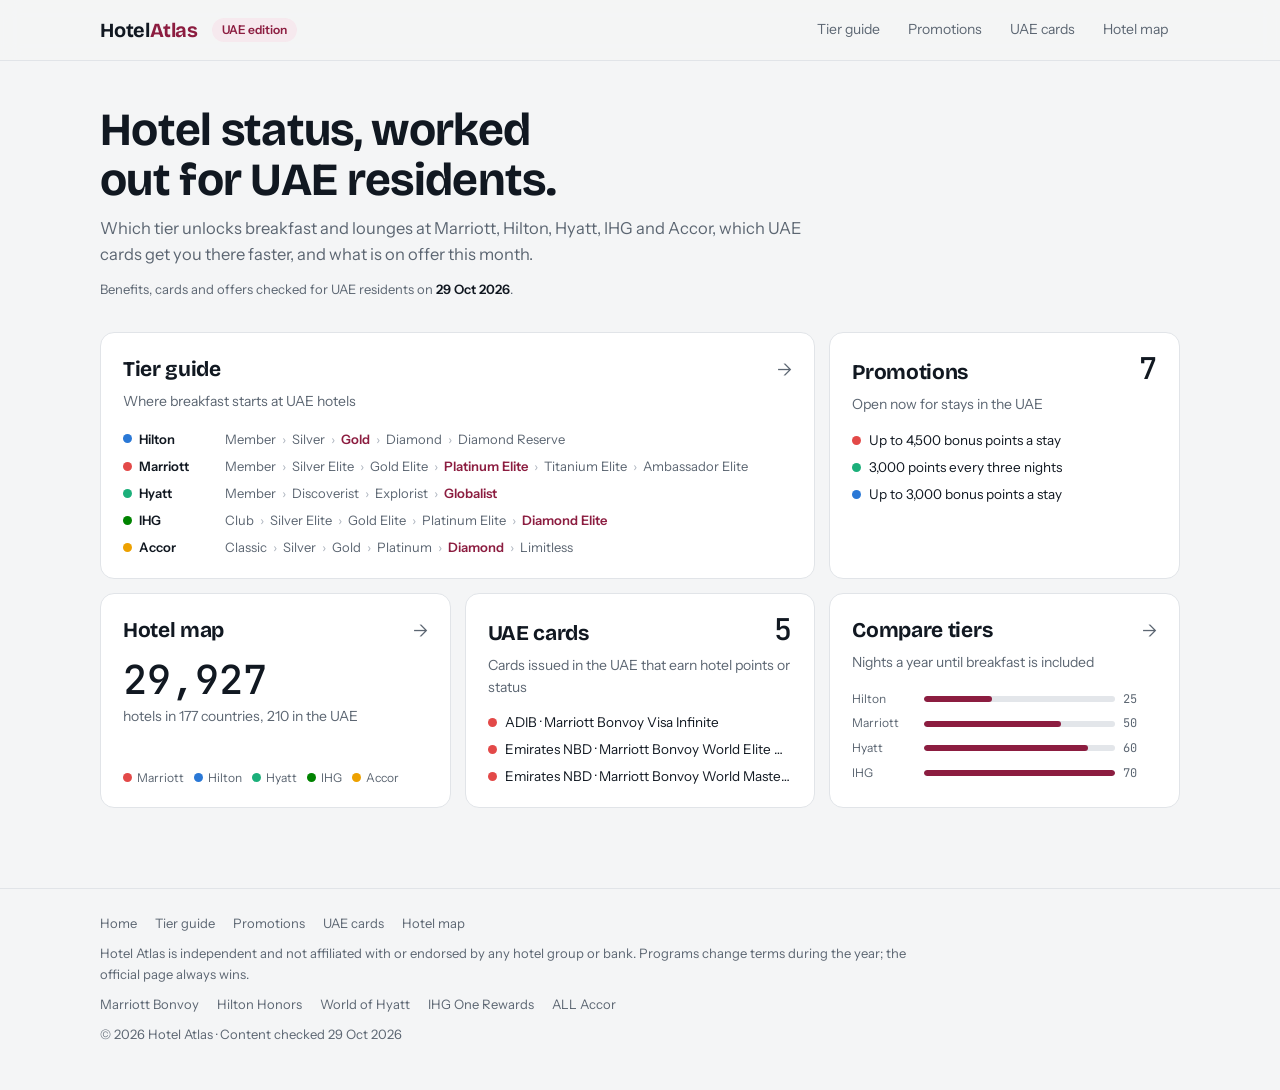
<file: index.html>
<!doctype html>
<html lang="en">
<head>
<meta charset="utf-8">
<meta name="viewport" content="width=device-width,initial-scale=1,viewport-fit=cover">
<title>Hotel Atlas · UAE edition</title>
<meta name="description" content="Hotel elite status for UAE residents: tier guides for Marriott, Hilton, Hyatt, IHG and Accor, UAE hotel credit cards, current promotions and a map of 31,000 chain hotels.">
<meta property="og:title" content="Hotel Atlas · UAE edition">
<meta property="og:description" content="Hotel elite status, worked out for UAE residents.">
<meta name="color-scheme" content="light dark">
<link rel="preconnect" href="https://fonts.googleapis.com">
<link rel="preconnect" href="https://fonts.gstatic.com" crossorigin>
<link rel="stylesheet" href="https://fonts.googleapis.com/css2?family=Bricolage+Grotesque:opsz,wght@12..96,600;12..96,700&family=Instrument+Sans:wght@400;500;600&family=JetBrains+Mono:wght@500&display=swap">
<link rel="stylesheet" href="/styles.css">
</head>
<body>
<header id="siteHeader"></header>

<main>
  <section class="intro wrap">
    <h1>Hotel status, worked out for UAE residents.</h1>
    <p class="lede">Which tier unlocks breakfast and lounges at Marriott, Hilton, Hyatt, IHG and Accor, which UAE cards get you there faster, and what is on offer this month.</p>
    <p class="checked" id="checkedLine">Checked against official sources</p>
  </section>

  <section class="hub wrap" aria-label="Overview">
    <a class="tile tile-tiers" href="/tiers/">
      <div class="tile-head"><h2>Tier guide</h2><span class="go" aria-hidden="true">→</span></div>
      <p class="tile-sub">Where breakfast starts at UAE hotels</p>
      <ol class="ladders" id="hubLadders"></ol>
    </a>
    <a class="tile tile-promos" href="/promotions/">
      <div class="tile-head"><h2>Promotions</h2><span class="big num" id="hubPromoCount">–</span></div>
      <p class="tile-sub">Open now for stays in the UAE</p>
      <ul class="mini-list" id="hubPromos"></ul>
    </a>
    <a class="tile tile-map" href="/map/">
      <div class="tile-head"><h2>Hotel map</h2><span class="go" aria-hidden="true">→</span></div>
      <p class="big num" id="hubHotelCount">–</p>
      <p class="tile-sub" id="hubHotelSub">chain hotels worldwide</p>
      <div class="chain-dots" id="hubChainDots"></div>
    </a>
    <a class="tile tile-cards" href="/cards/">
      <div class="tile-head"><h2>UAE cards</h2><span class="big num" id="hubCardCount">–</span></div>
      <p class="tile-sub">Cards issued in the UAE that earn hotel points or status</p>
      <ul class="mini-list" id="hubCards"></ul>
    </a>
    <a class="tile tile-compare" href="/tiers/#compare">
      <div class="tile-head"><h2>Compare tiers</h2><span class="go" aria-hidden="true">→</span></div>
      <p class="tile-sub">Nights a year until breakfast is included</p>
      <div class="compare-bars" id="hubBars" aria-hidden="true"></div>
    </a>
  </section>
</main>

<footer id="siteFooter"></footer>
<script type="module" src="/js/home.js"></script>
</body>
</html>
</file>
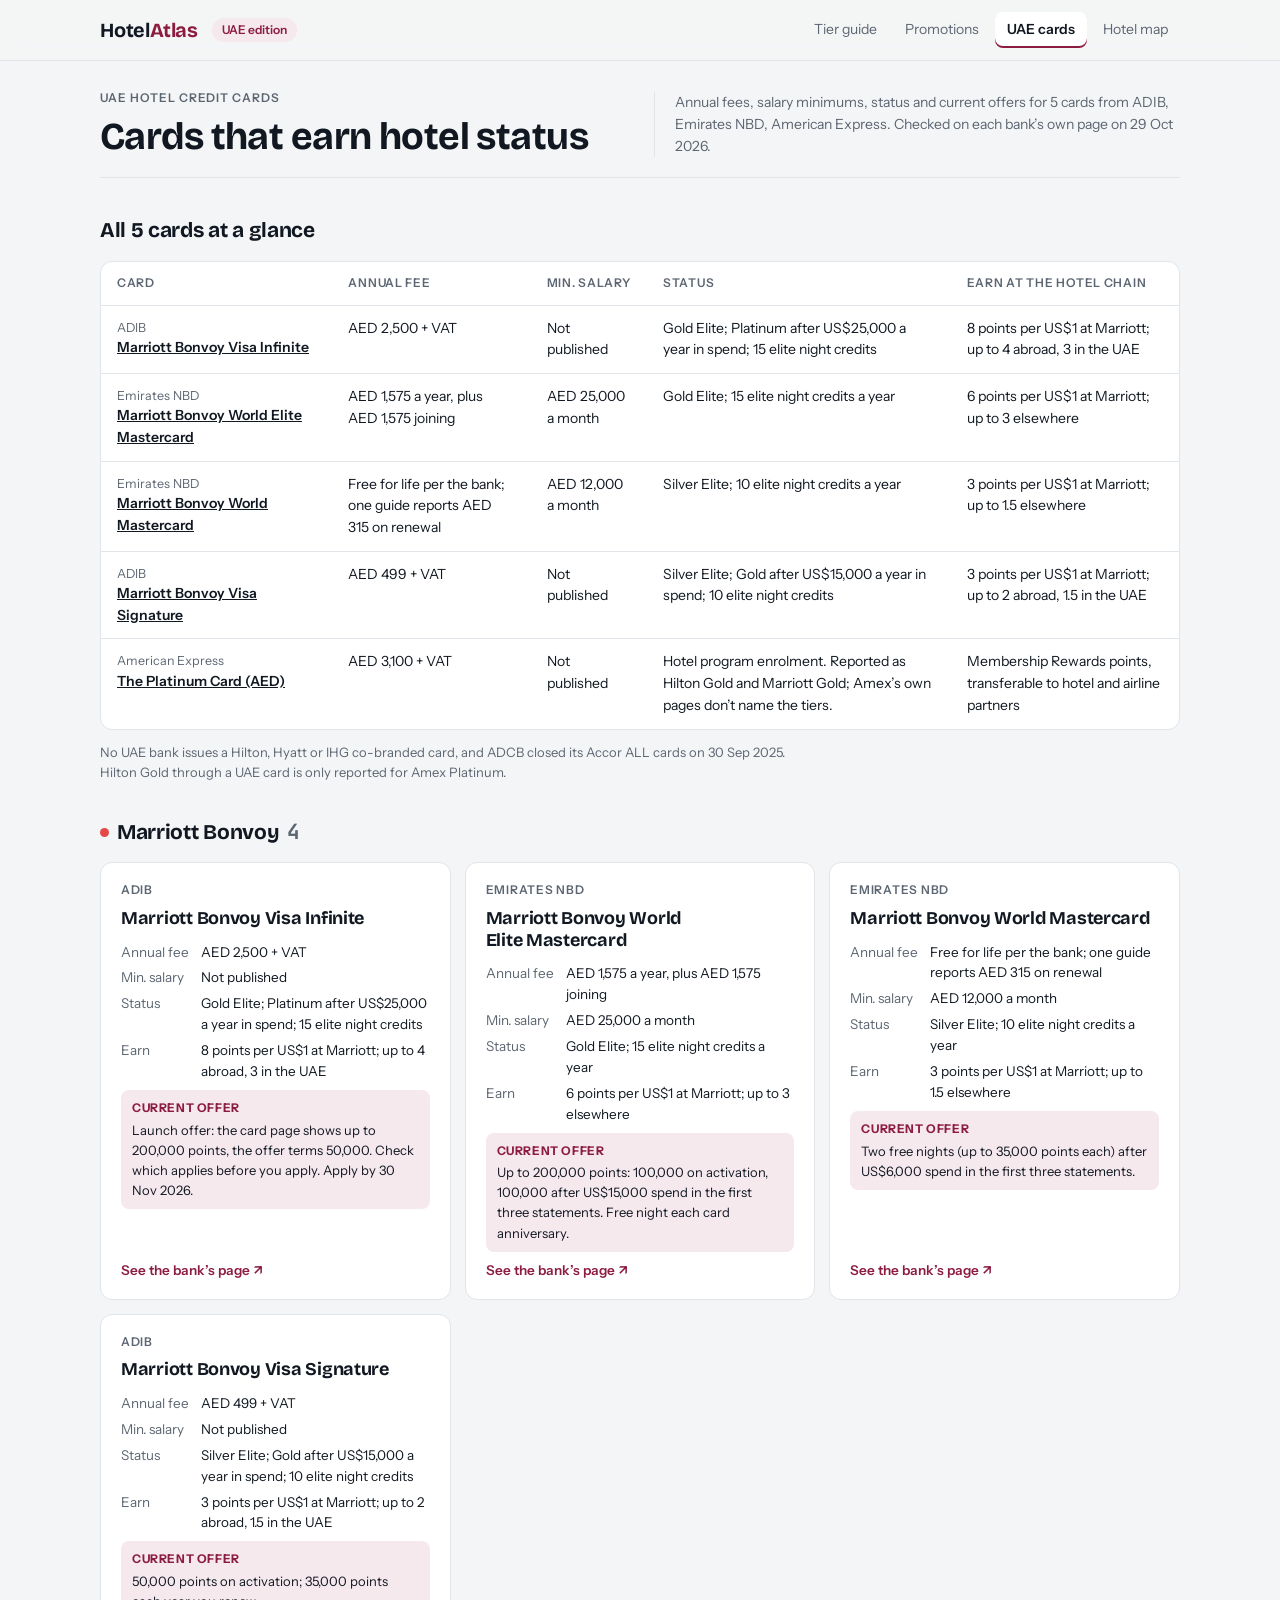
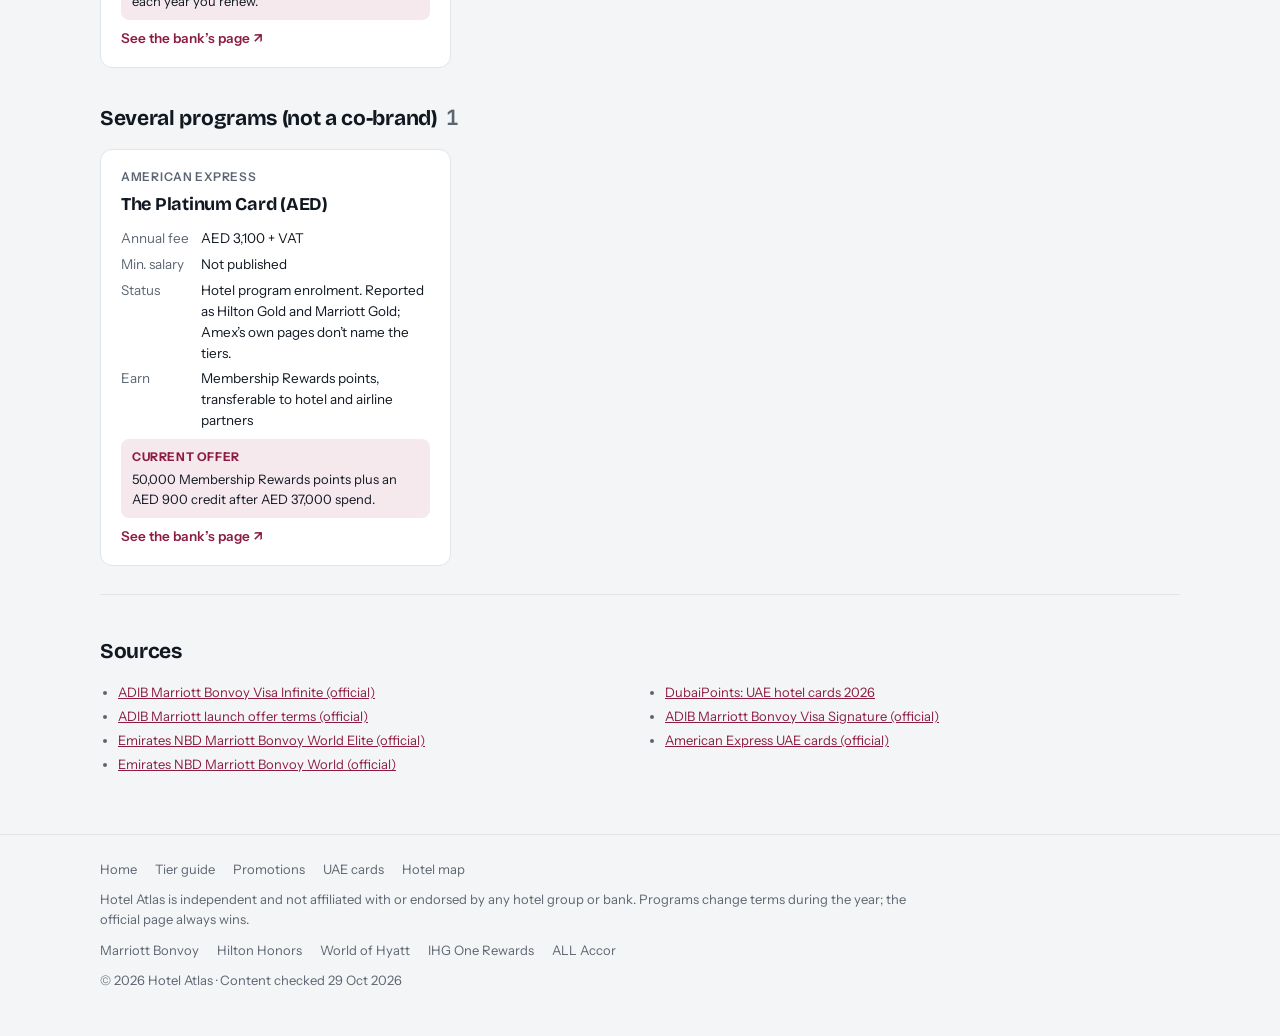
<file: cards/index.html>
<!doctype html>
<html lang="en">
<head>
<meta charset="utf-8">
<meta name="viewport" content="width=device-width,initial-scale=1,viewport-fit=cover">
<title>UAE hotel cards · Hotel Atlas</title>
<meta name="description" content="Credit cards issued in the UAE that earn hotel points or come with elite status: annual fees, salary minimums, status and current offers.">
<meta name="color-scheme" content="light dark">
<link rel="preconnect" href="https://fonts.googleapis.com">
<link rel="preconnect" href="https://fonts.gstatic.com" crossorigin>
<link rel="stylesheet" href="https://fonts.googleapis.com/css2?family=Bricolage+Grotesque:opsz,wght@12..96,600;12..96,700&family=Instrument+Sans:wght@400;500;600&family=JetBrains+Mono:wght@500&display=swap">
<link rel="stylesheet" href="/styles.css">
</head>
<body>
<header id="siteHeader"></header>

<main class="wrap page">
  <div class="page-head">
    <div>
      <p class="eyebrow">UAE hotel credit cards</p>
      <h1>Cards that earn hotel status</h1>
    </div>
    <p class="page-head-note" id="headNote"></p>
  </div>

  <h2 class="sub" id="glanceHead">At a glance</h2>
  <div class="table-wrap">
    <table class="compare cards-table">
      <thead><tr><th scope="col">Card</th><th scope="col">Annual fee</th><th scope="col">Min. salary</th><th scope="col">Status</th><th scope="col">Earn at the hotel chain</th></tr></thead>
      <tbody id="glanceBody"></tbody>
    </table>
  </div>
  <p class="note" id="cardsNote"></p>

  <div id="byProgram"></div>

  <section class="sources">
    <h2 class="sub">Sources</h2>
    <ul id="sourceList"></ul>
  </section>
</main>

<footer id="siteFooter"></footer>
<script type="module" src="/js/cards.js"></script>
</body>
</html>
</file>
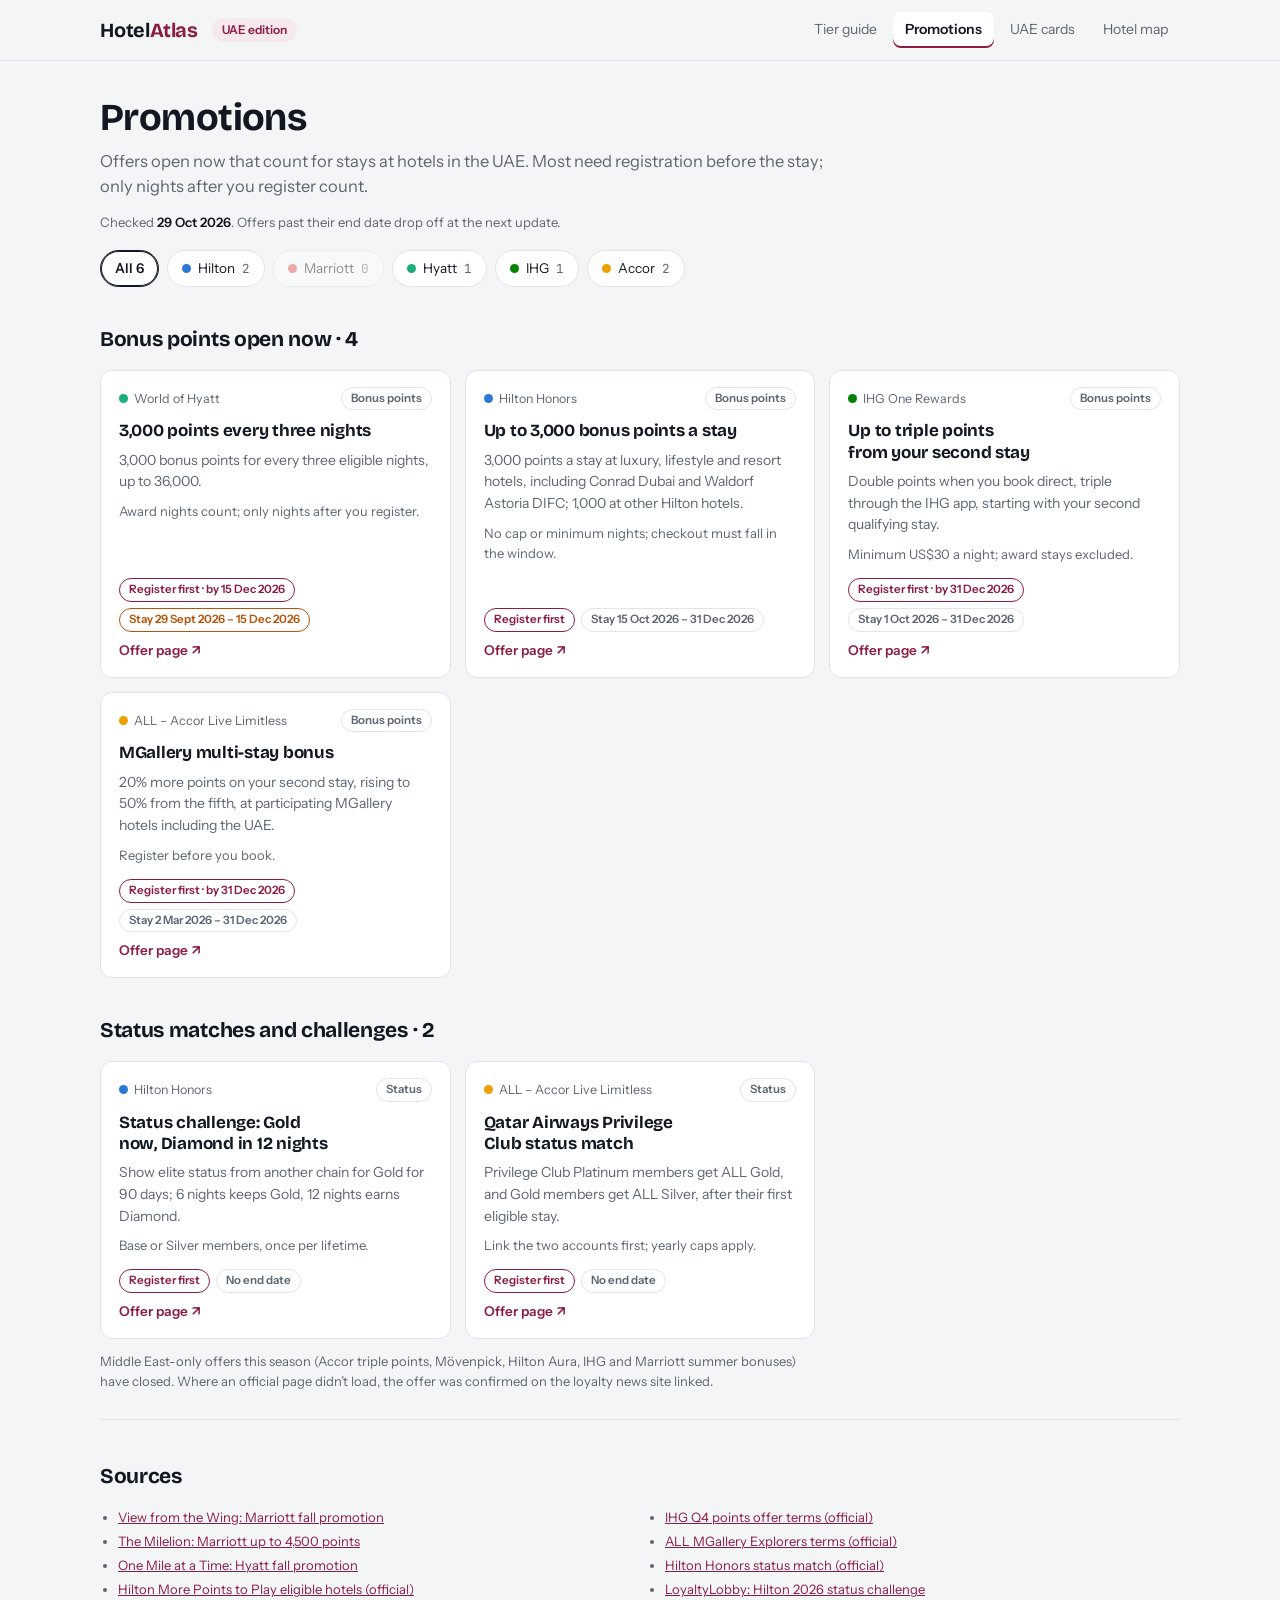
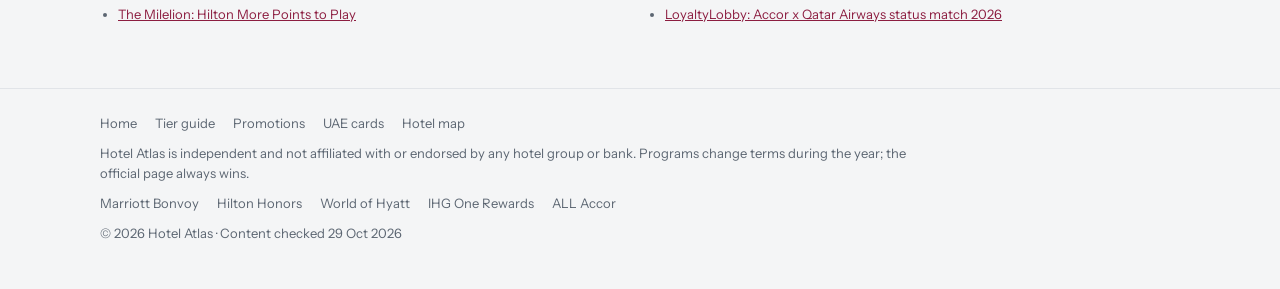
<file: promotions/index.html>
<!doctype html>
<html lang="en">
<head>
<meta charset="utf-8">
<meta name="viewport" content="width=device-width,initial-scale=1,viewport-fit=cover">
<title>Promotions · Hotel Atlas</title>
<meta name="description" content="Hotel loyalty promotions open now for stays in the UAE: bonus points and status matches from Marriott, Hilton, Hyatt, IHG and Accor.">
<meta name="color-scheme" content="light dark">
<link rel="preconnect" href="https://fonts.googleapis.com">
<link rel="preconnect" href="https://fonts.gstatic.com" crossorigin>
<link rel="stylesheet" href="https://fonts.googleapis.com/css2?family=Bricolage+Grotesque:opsz,wght@12..96,600;12..96,700&family=Instrument+Sans:wght@400;500;600&family=JetBrains+Mono:wght@500&display=swap">
<link rel="stylesheet" href="/styles.css">
</head>
<body>
<header id="siteHeader"></header>

<main class="wrap page">
  <h1>Promotions</h1>
  <p class="lede">Offers open now that count for stays at hotels in the UAE. Most need registration before the stay; only nights after you register count.</p>
  <p class="checked" id="checkedLine"></p>

  <div class="chips" id="promoChips" role="group" aria-label="Filter by program"></div>

  <h2 class="sub" id="openHead">Bonus points open now</h2>
  <div class="promo-grid" id="openGrid"></div>

  <h2 class="sub" id="statusHead">Status matches and challenges</h2>
  <div class="promo-grid" id="statusGrid"></div>

  <p class="note" id="promosNote"></p>

  <section class="sources">
    <h2 class="sub">Sources</h2>
    <ul id="sourceList"></ul>
  </section>
</main>

<footer id="siteFooter"></footer>
<script type="module" src="/js/promotions.js"></script>
</body>
</html>
</file>
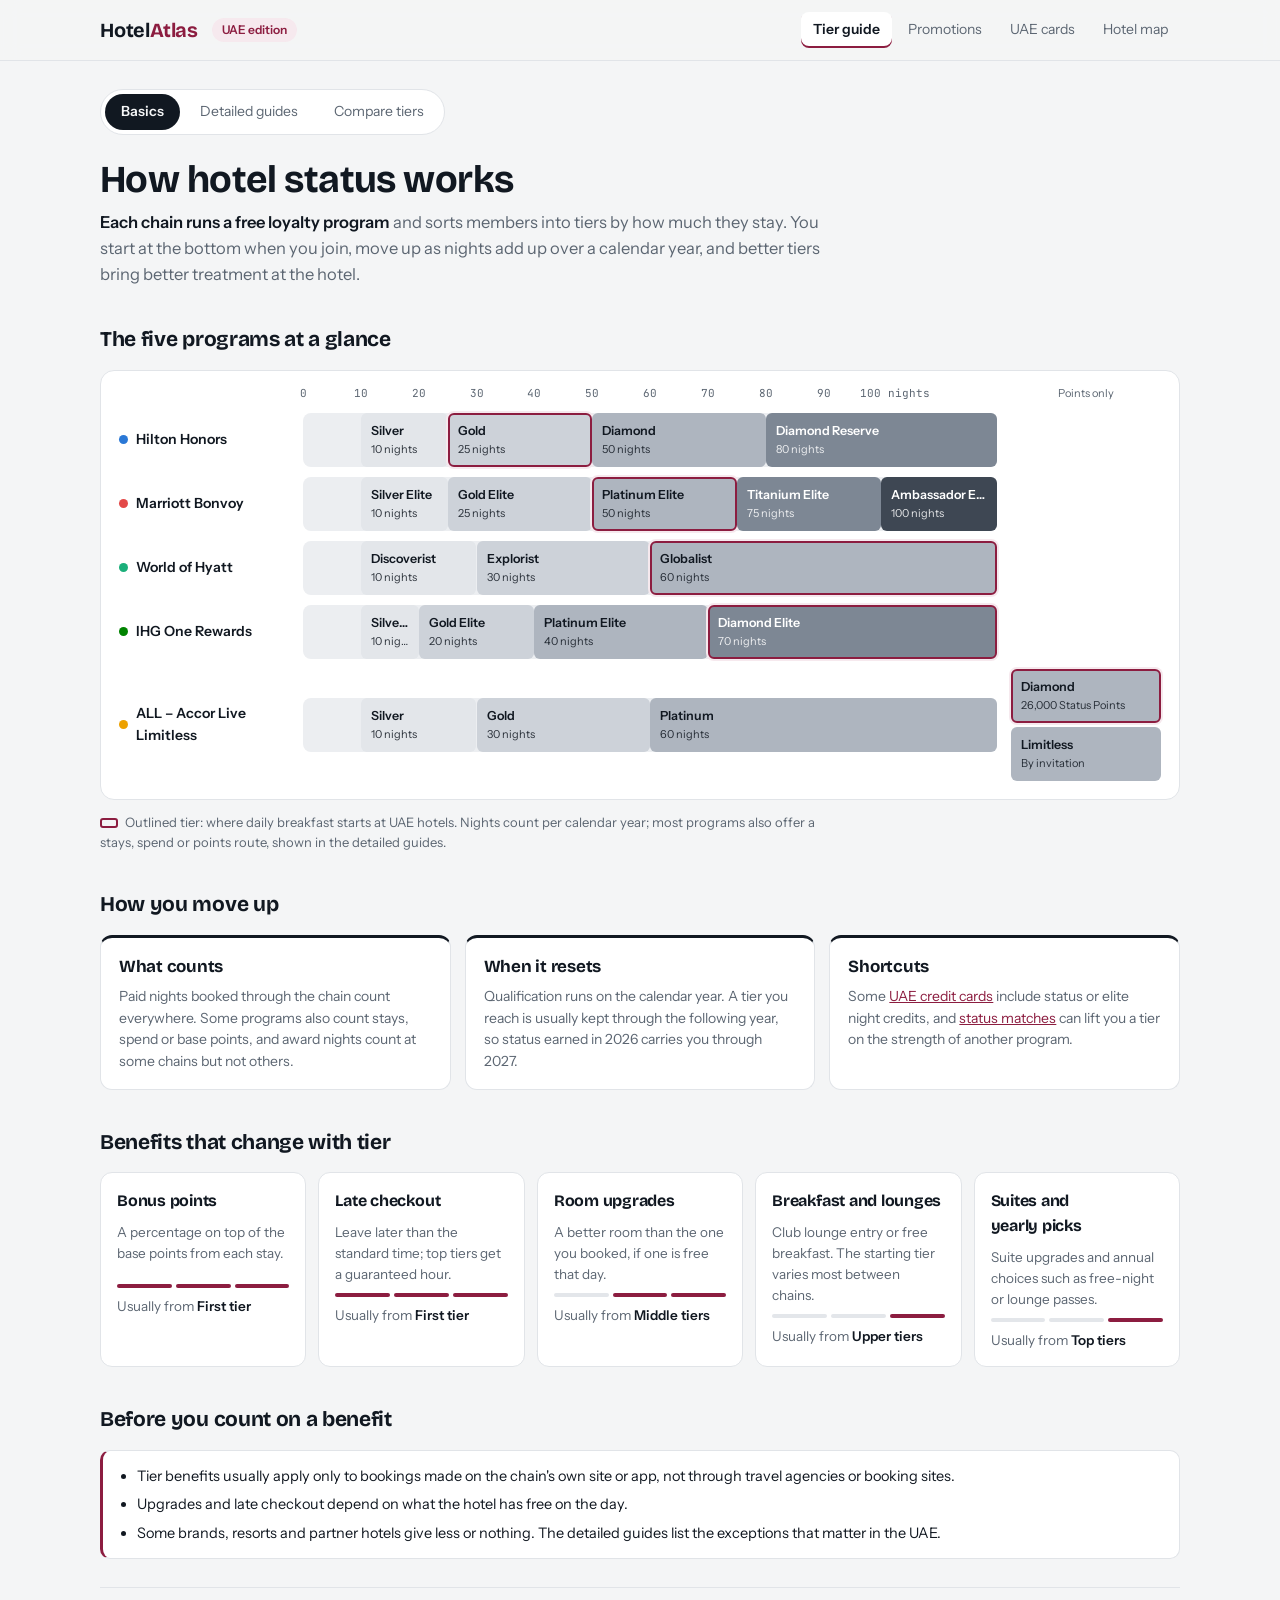
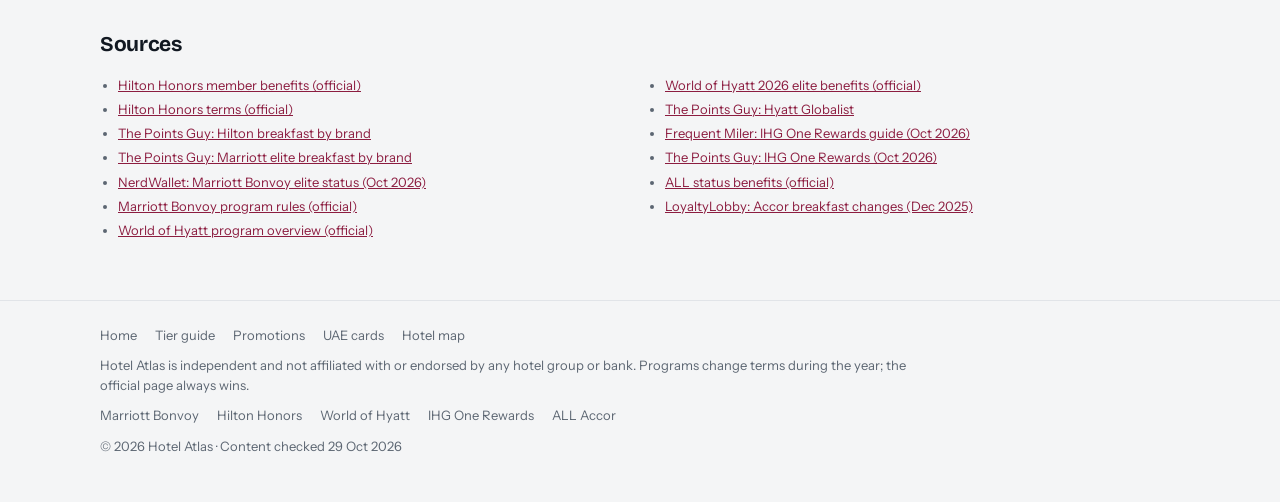
<file: tiers/index.html>
<!doctype html>
<html lang="en">
<head>
<meta charset="utf-8">
<meta name="viewport" content="width=device-width,initial-scale=1,viewport-fit=cover">
<title>Tier guide · Hotel Atlas</title>
<meta name="description" content="Elite tiers of Marriott Bonvoy, Hilton Honors, World of Hyatt, IHG One Rewards and ALL Accor for 2026, with where breakfast and lounge access start at UAE hotels.">
<meta name="color-scheme" content="light dark">
<link rel="preconnect" href="https://fonts.googleapis.com">
<link rel="preconnect" href="https://fonts.gstatic.com" crossorigin>
<link rel="stylesheet" href="https://fonts.googleapis.com/css2?family=Bricolage+Grotesque:opsz,wght@12..96,600;12..96,700&family=Instrument+Sans:wght@400;500;600&family=JetBrains+Mono:wght@500&display=swap">
<link rel="stylesheet" href="/styles.css">
</head>
<body>
<header id="siteHeader"></header>

<main class="wrap page">
  <nav class="tabs" aria-label="Tier guide sections">
    <a href="#basics" data-tab="basics">Basics</a>
    <a href="#guides" data-tab="guides">Detailed guides</a>
    <a href="#compare" data-tab="compare">Compare tiers</a>
  </nav>

  <section class="tab-panel" data-panel="basics">
    <h1>How hotel status works</h1>
    <p class="lede"><b>Each chain runs a free loyalty program</b> and sorts members into tiers by how much they stay. You start at the bottom when you join, move up as nights add up over a calendar year, and better tiers bring better treatment at the hotel.</p>

    <h2 class="sub">The five programs at a glance</h2>
    <div class="ladder-chart-wrap">
      <div class="ladder-chart" id="ladderChart" role="table" aria-label="Nights a year needed for each tier"></div>
    </div>
    <p class="note"><span class="key-hit" aria-hidden="true"></span> Outlined tier: where daily breakfast starts at UAE hotels. Nights count per calendar year; most programs also offer a stays, spend or points route, shown in the detailed guides.</p>

    <h2 class="sub">How you move up</h2>
    <div class="trio">
      <article><h3>What counts</h3><p>Paid nights booked through the chain count everywhere. Some programs also count stays, spend or base points, and award nights count at some chains but not others.</p></article>
      <article><h3>When it resets</h3><p>Qualification runs on the calendar year. A tier you reach is usually kept through the following year, so status earned in 2026 carries you through 2027.</p></article>
      <article><h3>Shortcuts</h3><p>Some <a href="/cards/">UAE credit cards</a> include status or elite night credits, and <a href="/promotions/">status matches</a> can lift you a tier on the strength of another program.</p></article>
    </div>

    <h2 class="sub">Benefits that change with tier</h2>
    <div class="benefit-grid" id="benefitGrid"></div>

    <h2 class="sub">Before you count on a benefit</h2>
    <ul class="caveats">
      <li>Tier benefits usually apply only to bookings made on the chain's own site or app, not through travel agencies or booking sites.</li>
      <li>Upgrades and late checkout depend on what the hotel has free on the day.</li>
      <li>Some brands, resorts and partner hotels give less or nothing. The detailed guides list the exceptions that matter in the UAE.</li>
    </ul>
  </section>

  <section class="tab-panel" data-panel="guides" hidden>
    <h1>Detailed guides</h1>
    <p class="lede">Every tier of each program for the 2026 qualification year, with the rules that apply at hotels in the UAE.</p>
    <div class="chips" id="programChips" role="tablist" aria-label="Program"></div>
    <div id="programDetail"></div>
  </section>

  <section class="tab-panel" data-panel="compare" hidden>
    <h1>Compare tiers</h1>
    <p class="lede">Where the benefits that matter on a stay start, program by program.</p>
    <div class="table-wrap">
      <table class="compare">
        <thead><tr><th scope="col">Program</th><th scope="col">Breakfast from</th><th scope="col">Lounge from</th><th scope="col">Top tier</th></tr></thead>
        <tbody id="compareBody"></tbody>
      </table>
    </div>
    <h2 class="sub">Nights a year until breakfast is included</h2>
    <div class="compare-bars wide" id="compareBars"></div>
    <p class="note">Accor is left out: in the UAE its daily breakfast tier is reached on Status Points only (26,000 a year).</p>
  </section>

  <section class="sources">
    <h2 class="sub">Sources</h2>
    <ul id="sourceList"></ul>
  </section>
</main>

<footer id="siteFooter"></footer>
<script type="module" src="/js/tiers.js"></script>
</body>
</html>
</file>
<file: styles.css>
/* Layout: separate pages under one sticky header. Content pages use a centred column (max 1120px);
   the map page is a full-height app (map + side panel).
   Identity: cool paper ground, ink text, one maroon accent; tiers shown as stepped greys, never metal colours. */
:root {
  color-scheme: light;
  --bg: #f4f5f6;
  --surface: #ffffff;
  --surface-2: #eceef1;
  --ink: #111821;
  --muted: #5c6672;
  --line: #e1e4e8;
  --accent: #8c1d40;
  --accent-ink: #ffffff;
  --accent-soft: #f6e9ee;
  --step-1: #e3e6ea;
  --step-2: #cdd2d9;
  --step-3: #aeb5bf;
  --step-4: #7d8794;
  --step-5: #3e4753;
  --step-ink-dark: #ffffff;
  --warn-bg: #fff5df;
  --warn-ink: #6a4700;
  --soon: #b45309;
  --c-marriott: #e34948;
  --c-hilton: #2a78d6;
  --c-hyatt: #1baf7a;
  --c-ihg: #008300;
  --c-accor: #eda100;
  --f-display: "Bricolage Grotesque", "Avenir Next", "Segoe UI", system-ui, sans-serif;
  --f-body: "Instrument Sans", "Helvetica Neue", "Segoe UI", system-ui, sans-serif;
  --f-mono: "JetBrains Mono", ui-monospace, "SFMono-Regular", Menlo, monospace;
}
@media (prefers-color-scheme: dark) {
  :root:not([data-theme="light"]) {
    color-scheme: dark;
    --bg: #0f1216; --surface: #171b21; --surface-2: #1f242b; --ink: #eef1f4; --muted: #9aa4b0; --line: #2a3038;
    --accent: #e3809c; --accent-ink: #1a0b10; --accent-soft: #2b1820;
    --step-1: #262c34; --step-2: #333a44; --step-3: #4a5361; --step-4: #6d7786; --step-5: #c9d0d9; --step-ink-dark: #111821;
    --warn-bg: #2d2412; --warn-ink: #f0d18a; --soon: #f59e0b;
  }
}
:root[data-theme="dark"] {
  color-scheme: dark;
  --bg: #0f1216; --surface: #171b21; --surface-2: #1f242b; --ink: #eef1f4; --muted: #9aa4b0; --line: #2a3038;
  --accent: #e3809c; --accent-ink: #1a0b10; --accent-soft: #2b1820;
  --step-1: #262c34; --step-2: #333a44; --step-3: #4a5361; --step-4: #6d7786; --step-5: #c9d0d9; --step-ink-dark: #111821;
  --warn-bg: #2d2412; --warn-ink: #f0d18a; --soon: #f59e0b;
}

* { box-sizing: border-box; }
html { scroll-padding-top: 76px; }
@media (max-width: 720px) { html { scroll-padding-top: 110px; } }
body { margin: 0; background: var(--bg); color: var(--ink); font-family: var(--f-body); font-size: 15px; line-height: 1.55; }
a { color: inherit; }
.num { font-family: var(--f-mono); font-variant-numeric: tabular-nums; }
.muted { color: var(--muted); }
.sr-only { position: absolute; width: 1px; height: 1px; overflow: hidden; clip: rect(0 0 0 0); white-space: nowrap; }
.wrap { max-width: 1120px; margin-inline: auto; padding-left: max(20px, env(safe-area-inset-left, 0px)); padding-right: max(20px, env(safe-area-inset-right, 0px)); }
:focus-visible { outline: 2px solid var(--accent); outline-offset: 3px; border-radius: 4px; }
h1, h2, h3 { font-family: var(--f-display); text-wrap: balance; letter-spacing: -0.015em; }

/* ---------- header ---------- */
.top { position: sticky; top: 0; z-index: 1000; background: color-mix(in srgb, var(--bg) 90%, transparent); backdrop-filter: blur(10px); border-bottom: 1px solid var(--line); }
.top-inner { max-width: 1120px; margin-inline: auto; padding-left: max(20px, env(safe-area-inset-left, 0px)); padding-right: max(20px, env(safe-area-inset-right, 0px)); height: 60px; display: flex; align-items: center; gap: 14px; }
.app-page .top-inner { max-width: none; }
.logo { font-family: var(--f-display); font-weight: 700; font-size: 20px; text-decoration: none; letter-spacing: -0.01em; white-space: nowrap; }
.logo span { color: var(--accent); }
.edition-chip { font-size: 12px; font-weight: 600; padding: 3px 10px; border-radius: 999px; background: var(--accent-soft); color: var(--accent); white-space: nowrap; }
.main-nav { margin-left: auto; display: flex; gap: 4px; font-size: 14px; overflow-x: auto; scrollbar-width: none; }
.main-nav a { text-decoration: none; color: var(--muted); padding: 7px 12px; border-radius: 8px; white-space: nowrap; }
.main-nav a:hover { color: var(--ink); background: var(--surface-2); }
.main-nav a.on { color: var(--ink); font-weight: 600; background: var(--surface); box-shadow: inset 0 -2px 0 var(--accent); }

/* ---------- shared page bits ---------- */
.page { padding-block: 28px 20px; }
.page h1 { font-size: clamp(28px, 3.6vw, 38px); line-height: 1.1; margin: 8px 0 10px; }
.lede { font-size: 16.5px; color: var(--muted); max-width: 66ch; margin: 0; }
.lede b { color: var(--ink); font-weight: 600; }
.checked { font-size: 13px; color: var(--muted); margin: 12px 0 0; }
.checked b { color: var(--ink); font-weight: 600; }
.sub { font-size: 21px; margin: 36px 0 14px; display: flex; align-items: center; gap: 8px; }
.note { font-size: 13px; color: var(--muted); margin: 12px 0 0; max-width: 80ch; }
.note a, .sources a, .trio a { color: var(--accent); }
.eyebrow { font-size: 12px; font-weight: 600; text-transform: uppercase; letter-spacing: 0.08em; color: var(--muted); margin: 0; }
.page-head { display: grid; grid-template-columns: minmax(0, 1fr) minmax(0, 1fr); gap: 28px; align-items: end; padding-bottom: 20px; border-bottom: 1px solid var(--line); }
.page-head h1 { margin-bottom: 0; }
.page-head-note { margin: 0; color: var(--muted); font-size: 14px; border-left: 1px solid var(--line); padding-left: 20px; }
.sources { margin-top: 28px; border-top: 1px solid var(--line); padding-top: 4px; }
.sources ul { font-size: 13px; color: var(--muted); padding-left: 18px; columns: 2; column-gap: 32px; margin: 0; }
.sources li { break-inside: avoid; margin-bottom: 4px; }
.chain-dot { width: 9px; height: 9px; border-radius: 50%; flex: none; display: inline-block; }
.prog-tag { display: inline-flex; align-items: center; gap: 6px; font-size: 12.5px; color: var(--muted); }
.pill { display: inline-flex; align-items: center; font-size: 11.5px; font-weight: 600; padding: 2px 9px; border-radius: 999px; border: 1px solid var(--line); color: var(--muted); white-space: nowrap; }
.pill.reg { border-color: var(--accent); color: var(--accent); }
.pill.soon { border-color: var(--soon); color: var(--soon); }
.flag { margin-top: 12px; background: var(--warn-bg); color: var(--warn-ink); padding: 10px 12px; border-radius: 8px; font-size: 13.5px; }
.flag b { font-weight: 600; }

.chips { display: flex; flex-wrap: wrap; gap: 8px; margin: 18px 0 4px; }
.chip { font: inherit; font-size: 13.5px; display: inline-flex; align-items: center; gap: 7px; padding: 7px 14px; border-radius: 999px; border: 1px solid var(--line); background: var(--surface); color: var(--ink); cursor: pointer; }
.chip:hover { border-color: var(--muted); }
.chip[aria-pressed="true"], .chip[aria-selected="true"] { border-color: var(--ink); box-shadow: inset 0 0 0 1px var(--ink); font-weight: 600; }
.chip:disabled { opacity: 0.45; cursor: default; }
.chip .num { font-size: 12.5px; color: var(--muted); }

/* ---------- home ---------- */
.intro { padding-block: 44px 24px; }
.intro h1 { font-size: clamp(30px, 4.4vw, 46px); line-height: 1.08; margin: 0 0 12px; max-width: 18ch; }
.hub { display: grid; grid-template-columns: repeat(6, minmax(0, 1fr)); gap: 14px; padding-block: 8px 40px; }
.tile { display: flex; flex-direction: column; gap: 6px; min-width: 0; padding: 20px 22px; background: var(--surface); border: 1px solid var(--line); border-radius: 14px; text-decoration: none; transition: border-color 0.15s; }
.tile:hover { border-color: var(--accent); }
.tile-head { display: flex; align-items: baseline; justify-content: space-between; gap: 12px; }
.tile h2 { font-size: 21px; margin: 0; }
.tile-sub { margin: 0; color: var(--muted); font-size: 14px; }
.go { color: var(--muted); font-size: 18px; }
.tile:hover .go { color: var(--accent); }
.big { font-size: 30px; line-height: 1; font-weight: 500; }
.tile-tiers { grid-column: span 4; }
.tile-promos, .tile-map, .tile-cards, .tile-compare { grid-column: span 2; }
.tile-map .big { font-size: 40px; margin: 8px 0 0; }
.ladders { list-style: none; margin: 10px 0 0; padding: 0; display: flex; flex-direction: column; gap: 7px; }
.ladder { display: grid; grid-template-columns: 92px 1fr; gap: 10px; align-items: center; font-size: 13px; }
.ladder-name { font-weight: 600; display: flex; align-items: center; gap: 7px; }
.ladder-steps { display: flex; flex-wrap: wrap; gap: 4px 6px; align-items: center; color: var(--muted); }
.ladder-steps .sep { color: var(--step-3); }
.ladder-steps .hit { color: var(--accent); font-weight: 600; }
.mini-list { list-style: none; margin: 8px 0 0; padding: 0; display: flex; flex-direction: column; gap: 6px; font-size: 13.5px; }
.mini-list li { display: flex; gap: 8px; align-items: baseline; min-width: 0; }
.mini-list .t { overflow: hidden; text-overflow: ellipsis; white-space: nowrap; min-width: 0; }
.chain-dots { display: flex; gap: 10px; flex-wrap: wrap; margin-top: auto; padding-top: 10px; font-size: 12px; color: var(--muted); }
.chain-dots span { display: inline-flex; align-items: center; gap: 5px; }
.compare-bars { display: flex; flex-direction: column; gap: 6px; margin-top: 10px; }
.bar-row { display: grid; grid-template-columns: 64px 1fr 34px; gap: 8px; align-items: center; font-size: 12px; color: var(--muted); }
.compare-bars.wide { max-width: 640px; gap: 10px; }
.compare-bars.wide .bar-row { grid-template-columns: 200px 1fr 40px; font-size: 13.5px; }
.bar-track { height: 6px; border-radius: 3px; background: var(--step-1); overflow: hidden; }
.compare-bars.wide .bar-track { height: 10px; border-radius: 5px; }
.bar-fill { height: 100%; border-radius: inherit; background: var(--accent); }

/* ---------- tier guide ---------- */
.tabs { display: inline-flex; gap: 4px; padding: 4px; border: 1px solid var(--line); border-radius: 999px; background: var(--surface); margin-bottom: 12px; flex-wrap: wrap; }
.tabs a { text-decoration: none; padding: 7px 16px; border-radius: 999px; font-size: 14px; color: var(--muted); }
.tabs a:hover { color: var(--ink); }
.tabs a.on { background: var(--ink); color: var(--bg); font-weight: 600; }
.tab-panel > h1 { margin-top: 12px; }

.ladder-chart-wrap { overflow-x: auto; border: 1px solid var(--line); border-radius: 14px; background: var(--surface); }
.ladder-chart { min-width: 860px; padding: 14px 18px 18px; display: flex; flex-direction: column; gap: 10px; }
.lc-row { display: grid; grid-template-columns: 170px minmax(0, 1fr) 150px; gap: 14px; align-items: center; }
.lc-name { display: flex; align-items: center; gap: 8px; font-weight: 600; font-size: 14px; }
.lc-track { position: relative; height: 54px; border-radius: 8px; background: var(--surface-2); }
.lc-axis .lc-track { height: 18px; background: none; }
.lc-tick { position: absolute; transform: translateX(-50%); font-size: 11px; color: var(--muted); white-space: nowrap; }
.lc-tick:last-child { transform: translateX(-30%); }
.lc-extra-head { font-size: 11px; color: var(--muted); text-align: center; }
.lc-seg, .lc-seg-x { position: absolute; top: 0; bottom: 0; padding: 6px 8px; border-radius: 6px; overflow: hidden; display: flex; flex-direction: column; justify-content: center; gap: 1px; border: 2px solid transparent; }
.lc-seg b, .lc-seg-x b { font-size: 12.5px; font-weight: 600; white-space: nowrap; overflow: hidden; text-overflow: ellipsis; }
.lc-seg small, .lc-seg-x small { font-size: 11px; opacity: 0.85; white-space: nowrap; overflow: hidden; text-overflow: ellipsis; }
.lc-seg-x { position: static; height: 54px; background: var(--step-3); color: var(--ink); }
.lc-extra { display: flex; flex-direction: column; gap: 4px; }
.step-1 { background: var(--step-1); color: var(--ink); }
.step-2 { background: var(--step-2); color: var(--ink); }
.step-3 { background: var(--step-3); color: var(--ink); }
.step-4 { background: var(--step-4); color: var(--step-ink-dark); }
.step-5 { background: var(--step-5); color: var(--step-ink-dark); }
.lc-seg.hit, .lc-seg-x.hit { border-color: var(--accent); box-shadow: 0 0 0 2px var(--accent-soft); }
.key-hit { display: inline-block; width: 18px; height: 10px; border: 2px solid var(--accent); border-radius: 3px; vertical-align: -1px; margin-right: 4px; }

.trio { display: grid; grid-template-columns: repeat(3, minmax(0, 1fr)); gap: 14px; }
.trio article { background: var(--surface); border: 1px solid var(--line); border-top: 3px solid var(--ink); border-radius: 12px; padding: 16px 18px; }
.trio h3 { font-size: 17px; margin: 0 0 6px; }
.trio p { margin: 0; color: var(--muted); font-size: 14px; }
.benefit-grid { display: grid; grid-template-columns: repeat(5, minmax(0, 1fr)); gap: 12px; }
.benefit { background: var(--surface); border: 1px solid var(--line); border-radius: 12px; padding: 16px; display: flex; flex-direction: column; gap: 8px; }
.benefit h3 { font-size: 16px; margin: 0; }
.benefit > p { margin: 0; color: var(--muted); font-size: 13.5px; flex: 1; }
.meter { display: grid; grid-template-columns: repeat(3, 1fr); gap: 4px; }
.meter span { height: 4px; border-radius: 2px; background: var(--step-1); }
.meter span.on { background: var(--accent); }
.benefit-from { font-size: 12.5px; color: var(--muted); }
.benefit-from b { color: var(--ink); font-weight: 600; }
.caveats { background: var(--surface); border: 1px solid var(--line); border-left: 3px solid var(--accent); border-radius: 10px; padding: 14px 18px 14px 34px; margin: 0; display: flex; flex-direction: column; gap: 6px; font-size: 14.5px; }

.program { background: var(--surface); border: 1px solid var(--line); border-radius: 14px; padding: 20px 22px; margin-top: 14px; }
.program h2 { font-size: 24px; margin: 0 0 2px; display: flex; align-items: center; gap: 10px; }
.program .meta { font-size: 13px; color: var(--muted); margin: 0 0 12px; }
.tier { border-top: 1px solid var(--line); padding: 12px 0; }
.tier-top { display: flex; justify-content: space-between; gap: 12px; align-items: baseline; flex-wrap: wrap; }
.tier-name { font-weight: 600; font-size: 16px; display: inline-flex; gap: 10px; align-items: center; flex-wrap: wrap; }
.tier-qual { font-size: 13px; color: var(--muted); }
.tier-list { margin-top: 4px; }
.tier ul { margin: 6px 0 0; padding-left: 18px; font-size: 14px; color: var(--muted); columns: 2; column-gap: 28px; }
.tier.hit .tier-name { color: var(--accent); }
.program .src { font-size: 12.5px; margin-top: 12px; color: var(--muted); }
.program .src a { color: var(--accent); }

.table-wrap { overflow-x: auto; border: 1px solid var(--line); border-radius: 12px; background: var(--surface); }
table.compare { border-collapse: collapse; width: 100%; min-width: 680px; font-size: 14px; }
.compare th, .compare td { padding: 12px 16px; text-align: left; border-top: 1px solid var(--line); vertical-align: top; }
.compare thead th { font-size: 12px; text-transform: uppercase; letter-spacing: 0.06em; color: var(--muted); font-weight: 600; border-top: 0; }
.compare td small, .compare th small { display: block; color: var(--muted); font-size: 12.5px; font-weight: 400; }
.compare .prog { font-weight: 600; white-space: nowrap; }
.cards-table .prog { white-space: normal; min-width: 200px; }
.cards-table .prog a { color: var(--ink); }

/* ---------- promotions ---------- */
.promo-grid { display: grid; grid-template-columns: repeat(3, minmax(0, 1fr)); gap: 14px; }
.promo-card { background: var(--surface); border: 1px solid var(--line); border-radius: 12px; padding: 16px 18px; display: flex; flex-direction: column; gap: 8px; min-width: 0; }
.promo-top { display: flex; justify-content: space-between; gap: 10px; align-items: center; }
.promo-card h3 { font-size: 17px; margin: 2px 0 0; line-height: 1.25; }
.promo-card p { margin: 0; font-size: 14px; color: var(--muted); }
.promo-card .limits { font-size: 13px; }
.promo-dates { display: flex; flex-wrap: wrap; gap: 6px; margin-top: auto; padding-top: 6px; }
a.out { font-size: 13.5px; font-weight: 600; color: var(--accent); text-decoration: none; }
a.out:hover { text-decoration: underline; }

/* ---------- cards ---------- */
.group-head { margin-top: 34px; }
.card-grid { display: grid; grid-template-columns: repeat(3, minmax(0, 1fr)); gap: 14px; }
.bank-card { background: var(--surface); border: 1px solid var(--line); border-radius: 12px; padding: 18px 20px; display: flex; flex-direction: column; gap: 8px; min-width: 0; }
.bank-card .bank { font-size: 12px; text-transform: uppercase; letter-spacing: 0.06em; color: var(--muted); font-weight: 600; }
.bank-card h3 { font-size: 18px; margin: 0; line-height: 1.2; }
.bank-card dl { display: grid; grid-template-columns: auto 1fr; gap: 5px 12px; margin: 4px 0 0; font-size: 13.5px; }
.bank-card dt { color: var(--muted); }
.bank-card dd { margin: 0; }
.bank-card .offer { font-size: 13px; background: var(--accent-soft); padding: 9px 11px; border-radius: 8px; display: flex; flex-direction: column; gap: 2px; }
.bank-card .offer b { font-size: 12px; text-transform: uppercase; letter-spacing: 0.05em; color: var(--accent); }
.bank-card a.out { margin-top: auto; }

/* ---------- footer ---------- */
.site-footer { border-top: 1px solid var(--line); margin-top: 40px; padding-block: 24px 36px; font-size: 13px; color: var(--muted); }
.site-footer p { margin: 0 0 10px; max-width: 90ch; }
.foot-links { display: flex; flex-wrap: wrap; gap: 6px 18px; }
.foot-links a { color: var(--muted); text-decoration: none; }
.foot-links a:hover { color: var(--ink); text-decoration: underline; }

/* ---------- map app ---------- */
.app-page { height: 100%; }
html:has(.app-page) { height: 100%; }
.app-page { display: flex; flex-direction: column; min-height: 100dvh; }
.map-app { flex: 1; display: flex; flex-direction: column; min-height: 0; height: calc(100dvh - 61px); }
.map-chips { display: flex; gap: 8px; align-items: center; padding: 10px max(16px, env(safe-area-inset-left, 0px)); border-bottom: 1px solid var(--line); overflow-x: auto; scrollbar-width: none; }
.map-chips .chip { white-space: nowrap; }
.chips-hint { margin-left: auto; font-size: 12.5px; color: var(--muted); white-space: nowrap; padding-left: 12px; }
.map-body { flex: 1; display: grid; grid-template-columns: minmax(0, 1fr) 380px; min-height: 0; }
.map-canvas { min-height: 0; background: var(--surface-2); }
.map-panel { min-width: 0; border-left: 1px solid var(--line); background: var(--surface); display: flex; flex-direction: column; min-height: 0; padding: 18px 18px 10px; padding-right: max(18px, env(safe-area-inset-right, 0px)); gap: 12px; }
.panel-head { display: flex; align-items: center; gap: 10px; }
.panel-head h1 { font-size: 24px; margin: 0; line-height: 1.15; }
.back { font: inherit; font-size: 18px; width: 38px; height: 38px; border-radius: 10px; border: 1px solid var(--line); background: var(--surface); color: var(--ink); cursor: pointer; flex: none; }
#panelSearch { font: inherit; width: 100%; padding: 10px 12px; border: 1px solid var(--line); border-radius: 10px; background: var(--bg); color: var(--ink); }
.panel-body { flex: 1; overflow-y: auto; min-height: 0; display: flex; flex-direction: column; gap: 10px; padding-bottom: 6px; }
.panel-label { margin: 6px 0 0; font-size: 12.5px; color: var(--muted); }
.panel-grid { display: grid; grid-template-columns: 1fr 1fr; gap: 8px; }
.panel-row, .hotel-row { font: inherit; text-align: left; background: var(--bg); border: 1px solid var(--line); border-radius: 10px; padding: 11px 12px; cursor: pointer; color: var(--ink); display: flex; flex-direction: column; gap: 2px; min-width: 0; }
.panel-row:hover, .hotel-row:hover { border-color: var(--accent); }
.panel-row.feature { background: var(--accent-soft); border-color: var(--accent); }
.panel-row.wide { grid-column: 1 / -1; align-items: center; }
.pr-title { font-weight: 600; font-size: 14.5px; display: flex; align-items: center; gap: 7px; min-width: 0; }
.pr-sub { font-size: 12.5px; color: var(--muted); overflow: hidden; text-overflow: ellipsis; white-space: nowrap; }
.hotel-rows { display: flex; flex-direction: column; gap: 6px; }
.hotel-row .pr-title { font-size: 13.5px; }
.panel-mix { display: flex; flex-wrap: wrap; gap: 6px 14px; font-size: 13px; color: var(--muted); margin: 0; }
.panel-mix span { display: inline-flex; align-items: center; gap: 5px; }
.pager { display: flex; justify-content: space-between; align-items: center; gap: 8px; font-size: 12.5px; color: var(--muted); }
.pager button { font: inherit; font-size: 13px; padding: 6px 12px; border-radius: 8px; border: 1px solid var(--line); background: var(--surface); color: var(--ink); cursor: pointer; }
.pager button:disabled { opacity: 0.4; cursor: default; }
.panel-about { font-size: 12.5px; color: var(--muted); border-top: 1px solid var(--line); padding-top: 8px; }
.panel-about summary { cursor: pointer; color: var(--ink); }
.panel-about a { color: var(--accent); }
.hm span { display: block; width: 12px; height: 12px; border-radius: 50%; border: 2px solid #fff; box-shadow: 0 0 0 1px rgba(0, 0, 0, 0.25); }
.hm-marriott span { background: var(--c-marriott); }
.hm-hilton span { background: var(--c-hilton); }
.hm-hyatt span { background: var(--c-hyatt); border-radius: 2px; transform: rotate(45deg); }
.hm-ihg span { background: var(--c-ihg); border-radius: 2px; }
.hm-accor span { background: var(--c-accor); }
.hc { background: none; }
.hc span { display: grid; place-items: center; width: 100%; height: 100%; border-radius: 50%; background: var(--accent); color: var(--accent-ink); font: 600 12.5px/1 var(--f-mono); border: 3px solid color-mix(in srgb, var(--accent) 35%, transparent); background-clip: padding-box; }
.pop { display: flex; flex-direction: column; gap: 4px; min-width: 200px; }
.pop strong { font-size: 14px; font-family: var(--f-body); }
.pop p { margin: 0; color: #5c6672; font-size: 12.5px; }
.pop a { color: #8c1d40; font-weight: 600; font-size: 13px; }
.leaflet-container { font-family: var(--f-body); }

@media (max-width: 960px) {
  .benefit-grid { grid-template-columns: repeat(2, minmax(0, 1fr)); }
  .promo-grid, .card-grid { grid-template-columns: repeat(2, minmax(0, 1fr)); }
  .tile-tiers { grid-column: span 6; }
  .tile-promos, .tile-map, .tile-cards { grid-column: span 3; }
  .tile-compare { grid-column: span 6; }
  .map-body { grid-template-columns: minmax(0, 1fr) 320px; }
}
@media (max-width: 720px) {
  .top-inner { height: auto; flex-wrap: wrap; row-gap: 4px; padding-top: 10px; }
  .main-nav { margin-left: 0; width: 100%; gap: 0; justify-content: space-between; }
  .main-nav a { padding: 8px 8px 10px; border-radius: 8px 8px 0 0; }
  .hub { grid-template-columns: 1fr; }
  .tile-tiers, .tile-promos, .tile-map, .tile-cards, .tile-compare { grid-column: auto; }
  .ladder { grid-template-columns: 1fr; gap: 2px; }
  .trio, .benefit-grid, .promo-grid, .card-grid { grid-template-columns: 1fr; }
  .tabs { flex-wrap: nowrap; }
  .tabs a { padding: 7px 12px; white-space: nowrap; }
  .ladder-chart { min-width: 780px; padding-left: 0; }
  .lc-row { grid-template-columns: 96px minmax(0, 1fr) 130px; gap: 10px; }
  .lc-name { position: sticky; left: 0; z-index: 2; align-self: stretch; padding-left: 12px; background: var(--surface); font-size: 13px; line-height: 1.25; }
  .page-head { grid-template-columns: 1fr; gap: 10px; }
  .page-head-note { border-left: 0; padding-left: 0; }
  .tier ul { columns: 1; }
  .sources ul { columns: 1; }
  .compare-bars.wide .bar-row { grid-template-columns: 120px 1fr 36px; }
  .map-app { height: auto; }
  .map-body { grid-template-columns: minmax(0, 1fr); grid-template-rows: 55dvh auto; }
  .map-panel { border-left: 0; border-top: 1px solid var(--line); }
  .panel-body { overflow: visible; }
  .chips-hint { display: none; }
}
@media (max-width: 520px) {
  .logo { font-size: 18px; }
  .main-nav { font-size: 13px; }
}
</file>
